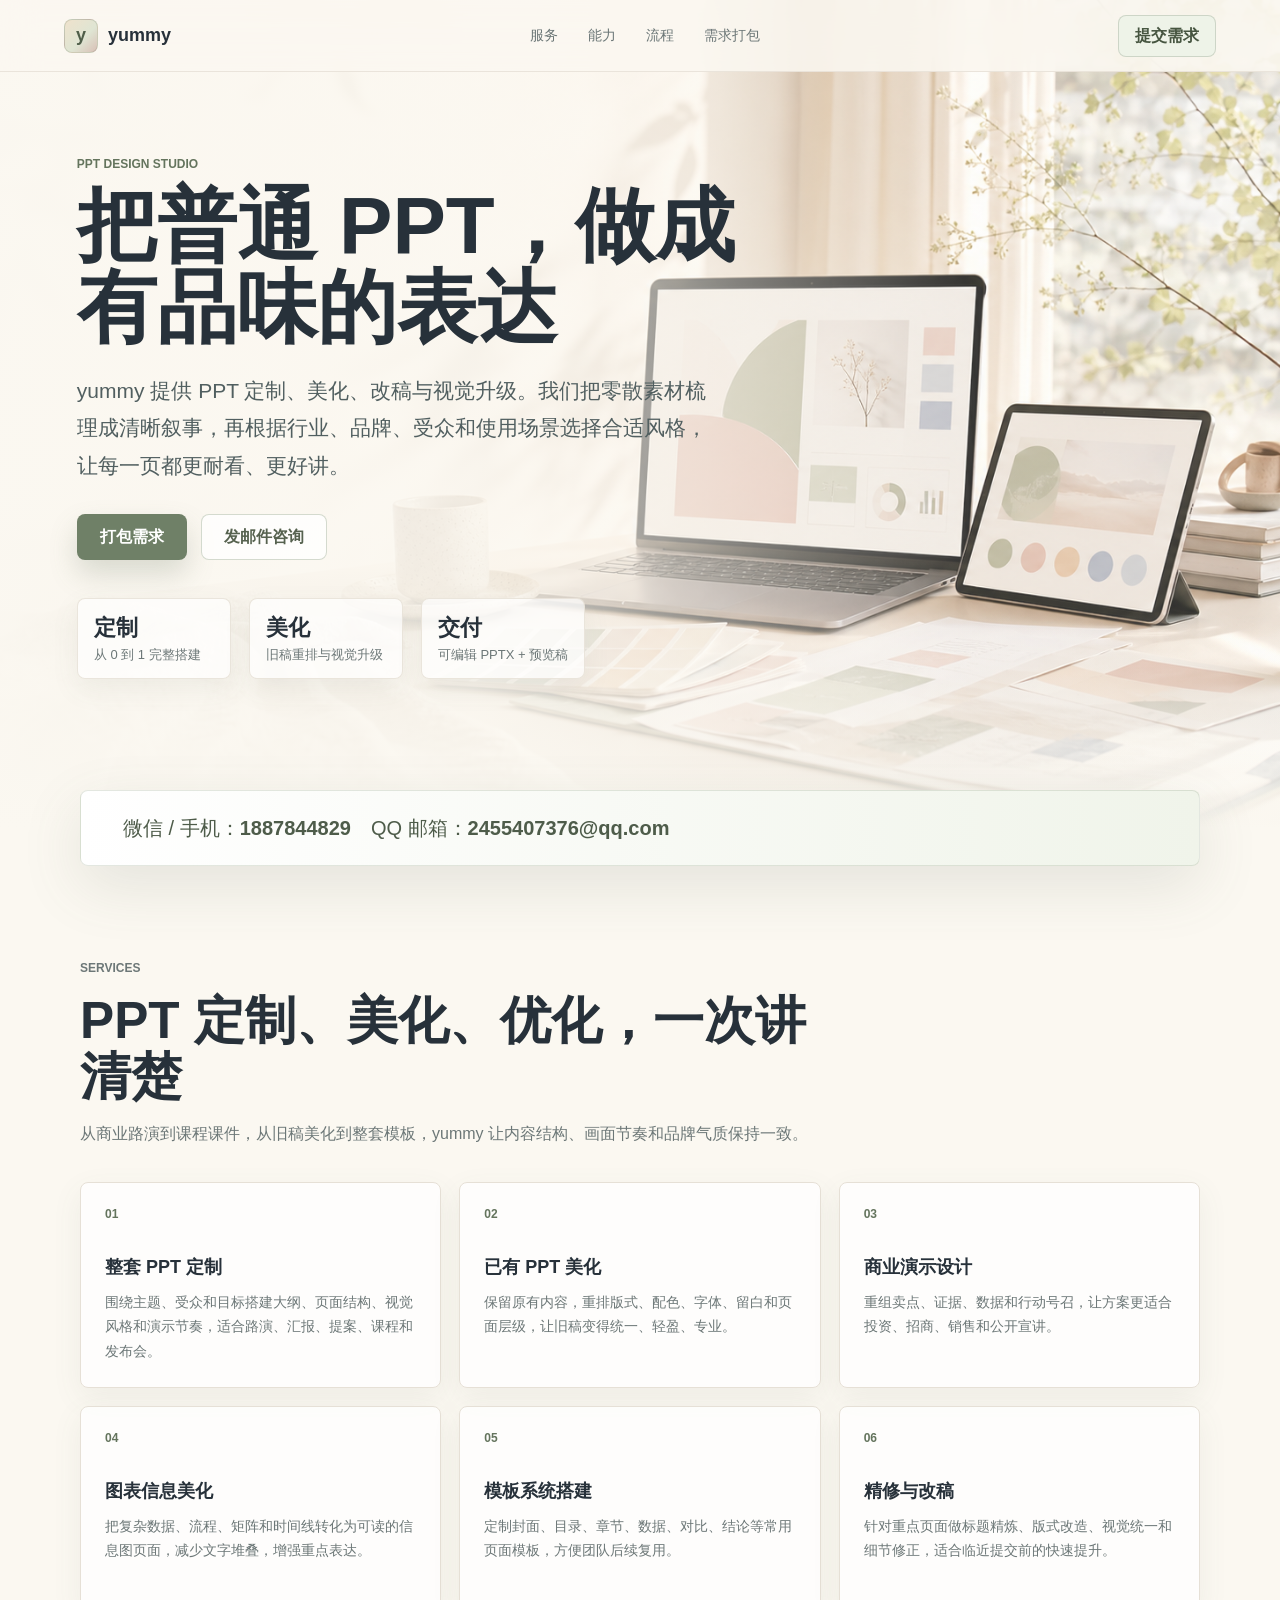
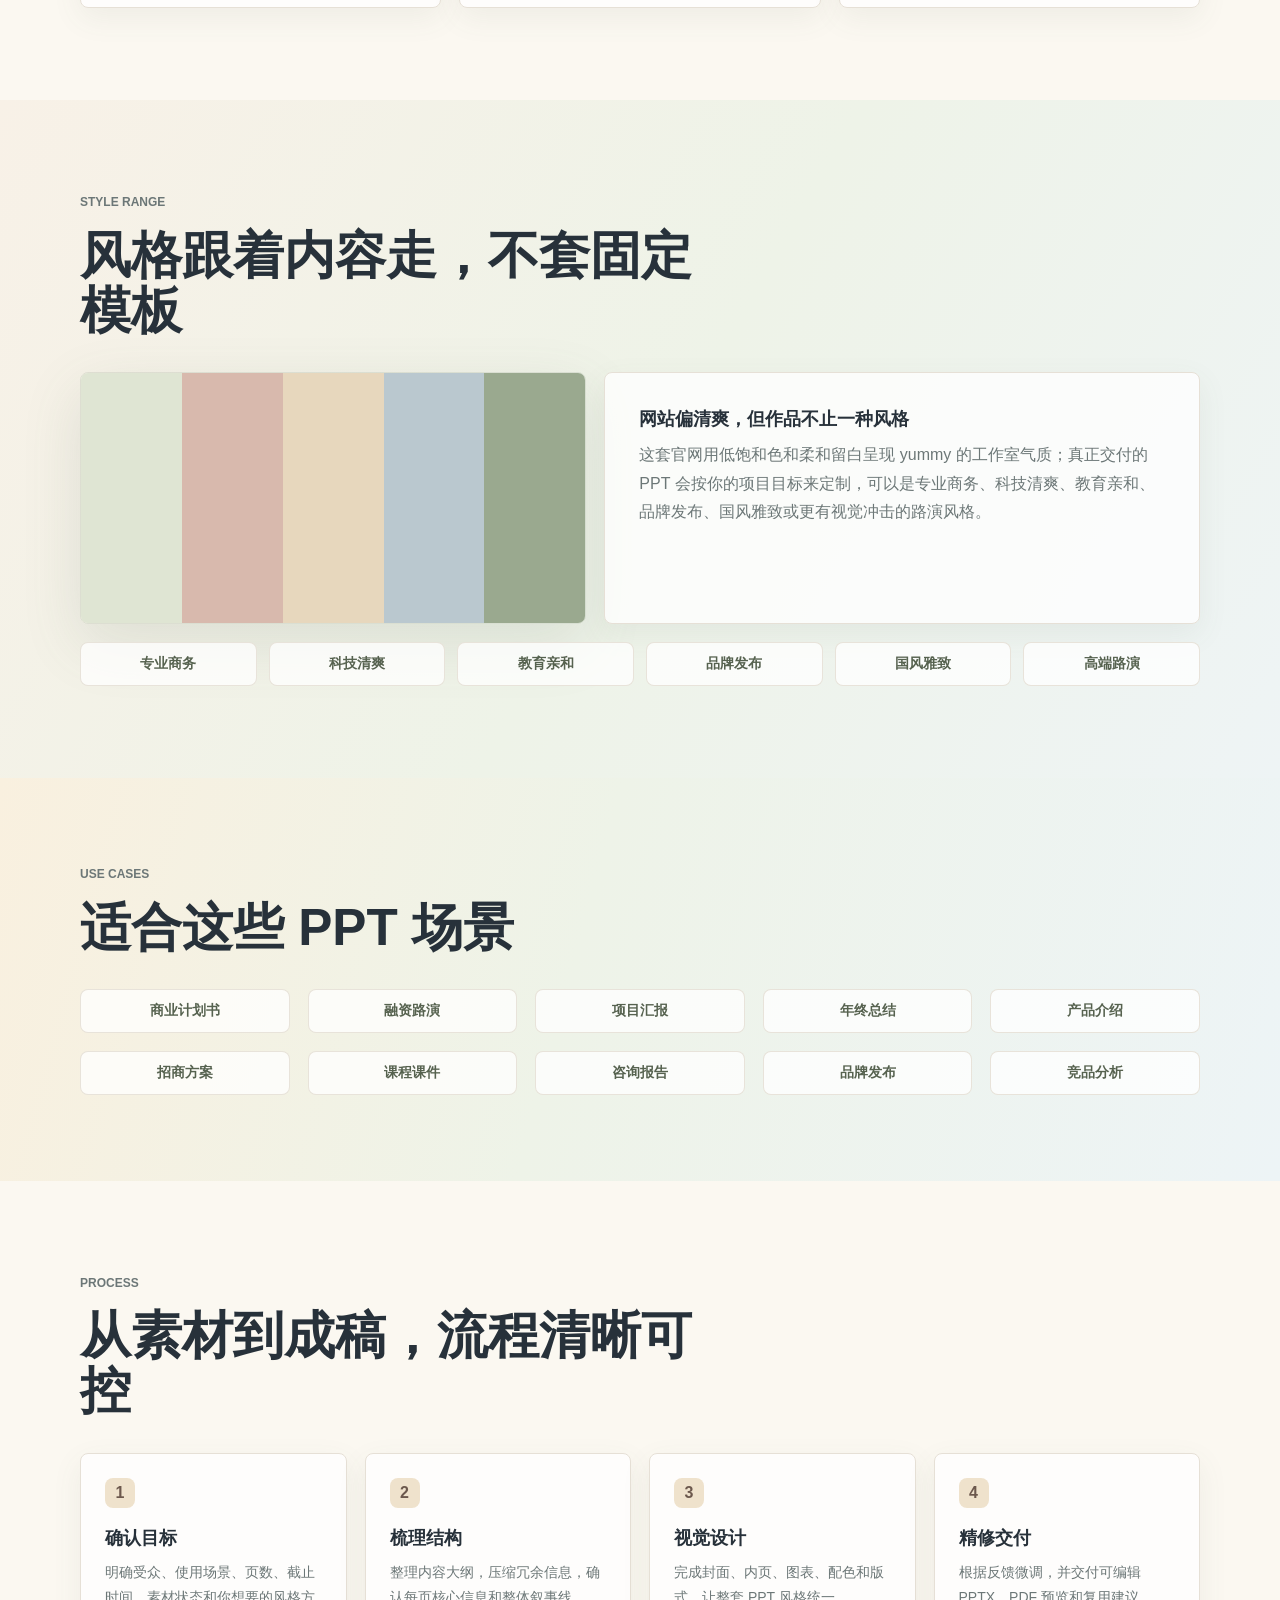
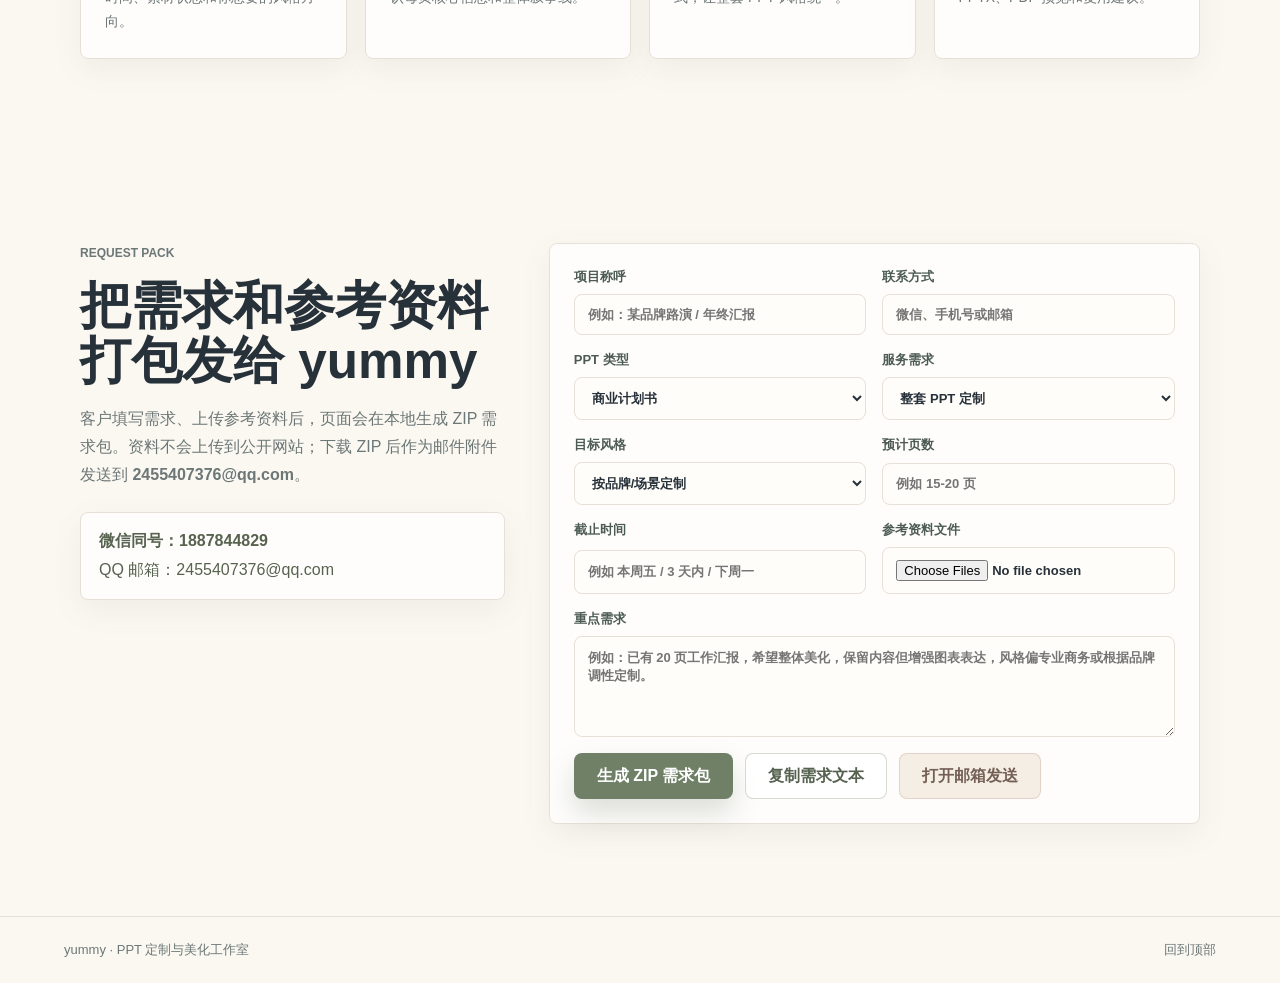
<file: index.html>
﻿<!doctype html>
<html lang="zh-CN">
  <head>
    <meta charset="utf-8">
    <meta name="viewport" content="width=device-width, initial-scale=1">
    <title>yummy | PPT 定制与美化工作室</title>
    <meta name="description" content="yummy 专注 PPT 定制、美化、改稿和商业演示设计，根据行业、品牌、受众和场景定制不同风格，让演示更清晰、更好看、更有说服力。">
    <link rel="stylesheet" href="styles.css?v=20260609-yummy2">
  </head>
  <body>
    <header class="site-header" aria-label="主导航">
      <a class="brand" href="#top" aria-label="yummy 首页">
        <span class="brand-mark">y</span>
        <span>yummy</span>
      </a>
      <nav class="nav-links" aria-label="页面导航">
        <a href="#services">服务</a>
        <a href="#aesthetic">能力</a>
        <a href="#process">流程</a>
        <a href="#brief">需求打包</a>
      </nav>
      <a class="nav-cta" href="#brief">提交需求</a>
    </header>

    <main id="top">
      <section class="hero" aria-labelledby="hero-title">
        <img class="hero-image" src="assets/hero-yummy-studio.png" alt="明亮清爽的 PPT 设计工作台">
        <div class="hero-shade"></div>
        <div class="hero-content" data-animate>
          <p class="eyebrow">PPT Design Studio</p>
          <h1 id="hero-title">把普通 PPT，做成有品味的表达</h1>
          <p class="hero-copy">
            yummy 提供 PPT 定制、美化、改稿与视觉升级。我们把零散素材梳理成清晰叙事，再根据行业、品牌、受众和使用场景选择合适风格，让每一页都更耐看、更好讲。
          </p>
          <div class="hero-actions">
            <a class="button primary" href="#brief">打包需求</a>
            <a class="button secondary" href="mailto:2455407376@qq.com?subject=yummy%20PPT%E5%AE%9A%E5%88%B6%E5%92%A8%E8%AF%A2">发邮件咨询</a>
          </div>
          <dl class="hero-metrics" aria-label="服务特点">
            <div>
              <dt>定制</dt>
              <dd>从 0 到 1 完整搭建</dd>
            </div>
            <div>
              <dt>美化</dt>
              <dd>旧稿重排与视觉升级</dd>
            </div>
            <div>
              <dt>交付</dt>
              <dd>可编辑 PPTX + 预览稿</dd>
            </div>
          </dl>
        </div>
      </section>

      <section class="intro-strip" data-animate aria-label="联系方式">
        <p>微信 / 手机：<strong>1887844829</strong>　QQ 邮箱：<strong>2455407376@qq.com</strong></p>
      </section>

      <section class="section" id="services" aria-labelledby="services-title">
        <div class="section-heading" data-animate>
          <p class="eyebrow">Services</p>
          <h2 id="services-title">PPT 定制、美化、优化，一次讲清楚</h2>
          <p>从商业路演到课程课件，从旧稿美化到整套模板，yummy 让内容结构、画面节奏和品牌气质保持一致。</p>
        </div>
        <div class="service-grid">
          <article class="service-card" data-animate>
            <span class="service-index">01</span>
            <h3>整套 PPT 定制</h3>
            <p>围绕主题、受众和目标搭建大纲、页面结构、视觉风格和演示节奏，适合路演、汇报、提案、课程和发布会。</p>
          </article>
          <article class="service-card" data-animate>
            <span class="service-index">02</span>
            <h3>已有 PPT 美化</h3>
            <p>保留原有内容，重排版式、配色、字体、留白和页面层级，让旧稿变得统一、轻盈、专业。</p>
          </article>
          <article class="service-card" data-animate>
            <span class="service-index">03</span>
            <h3>商业演示设计</h3>
            <p>重组卖点、证据、数据和行动号召，让方案更适合投资、招商、销售和公开宣讲。</p>
          </article>
          <article class="service-card" data-animate>
            <span class="service-index">04</span>
            <h3>图表信息美化</h3>
            <p>把复杂数据、流程、矩阵和时间线转化为可读的信息图页面，减少文字堆叠，增强重点表达。</p>
          </article>
          <article class="service-card" data-animate>
            <span class="service-index">05</span>
            <h3>模板系统搭建</h3>
            <p>定制封面、目录、章节、数据、对比、结论等常用页面模板，方便团队后续复用。</p>
          </article>
          <article class="service-card" data-animate>
            <span class="service-index">06</span>
            <h3>精修与改稿</h3>
            <p>针对重点页面做标题精炼、版式改造、视觉统一和细节修正，适合临近提交前的快速提升。</p>
          </article>
        </div>
      </section>

      <section class="section aesthetic-section" id="aesthetic" aria-labelledby="aesthetic-title">
        <div class="section-heading compact" data-animate>
          <p class="eyebrow">Style Range</p>
          <h2 id="aesthetic-title">风格跟着内容走，不套固定模板</h2>
        </div>
        <div class="aesthetic-grid">
          <div class="palette-panel" data-animate>
            <span style="--swatch:#dfe5d3"></span>
            <span style="--swatch:#d8b9ad"></span>
            <span style="--swatch:#e7d7bd"></span>
            <span style="--swatch:#bac8cf"></span>
            <span style="--swatch:#9aa98f"></span>
          </div>
          <div class="style-copy" data-animate>
            <h3>网站偏清爽，但作品不止一种风格</h3>
            <p>这套官网用低饱和色和柔和留白呈现 yummy 的工作室气质；真正交付的 PPT 会按你的项目目标来定制，可以是专业商务、科技清爽、教育亲和、品牌发布、国风雅致或更有视觉冲击的路演风格。</p>
          </div>
          <div class="style-tags" data-animate>
            <span>专业商务</span>
            <span>科技清爽</span>
            <span>教育亲和</span>
            <span>品牌发布</span>
            <span>国风雅致</span>
            <span>高端路演</span>
          </div>
        </div>
      </section>

      <section class="section soft-band" id="cases" aria-labelledby="cases-title">
        <div class="section-heading compact" data-animate>
          <p class="eyebrow">Use Cases</p>
          <h2 id="cases-title">适合这些 PPT 场景</h2>
        </div>
        <div class="case-grid">
          <span data-animate>商业计划书</span>
          <span data-animate>融资路演</span>
          <span data-animate>项目汇报</span>
          <span data-animate>年终总结</span>
          <span data-animate>产品介绍</span>
          <span data-animate>招商方案</span>
          <span data-animate>课程课件</span>
          <span data-animate>咨询报告</span>
          <span data-animate>品牌发布</span>
          <span data-animate>竞品分析</span>
        </div>
      </section>

      <section class="section" id="process" aria-labelledby="process-title">
        <div class="section-heading compact" data-animate>
          <p class="eyebrow">Process</p>
          <h2 id="process-title">从素材到成稿，流程清晰可控</h2>
        </div>
        <div class="timeline">
          <div class="timeline-item" data-animate>
            <span>1</span>
            <h3>确认目标</h3>
            <p>明确受众、使用场景、页数、截止时间、素材状态和你想要的风格方向。</p>
          </div>
          <div class="timeline-item" data-animate>
            <span>2</span>
            <h3>梳理结构</h3>
            <p>整理内容大纲，压缩冗余信息，确认每页核心信息和整体叙事线。</p>
          </div>
          <div class="timeline-item" data-animate>
            <span>3</span>
            <h3>视觉设计</h3>
            <p>完成封面、内页、图表、配色和版式，让整套 PPT 风格统一。</p>
          </div>
          <div class="timeline-item" data-animate>
            <span>4</span>
            <h3>精修交付</h3>
            <p>根据反馈微调，并交付可编辑 PPTX、PDF 预览和复用建议。</p>
          </div>
        </div>
      </section>

      <section class="section package-section" id="brief" aria-labelledby="brief-title">
        <div class="brief-copy" data-animate>
          <p class="eyebrow">Request Pack</p>
          <h2 id="brief-title">把需求和参考资料打包发给 yummy</h2>
          <p>客户填写需求、上传参考资料后，页面会在本地生成 ZIP 需求包。资料不会上传到公开网站；下载 ZIP 后作为邮件附件发送到 <strong>2455407376@qq.com</strong>。</p>
          <div class="contact-card">
            <strong>微信同号：1887844829</strong>
            <span>QQ 邮箱：2455407376@qq.com</span>
          </div>
        </div>
        <form class="brief-form" id="briefForm" data-animate>
          <label>
            项目称呼
            <input id="clientName" name="clientName" type="text" placeholder="例如：某品牌路演 / 年终汇报">
          </label>
          <label>
            联系方式
            <input id="clientContact" name="clientContact" type="text" placeholder="微信、手机号或邮箱">
          </label>
          <label>
            PPT 类型
            <select id="projectType" name="projectType">
              <option>商业计划书</option>
              <option>融资路演</option>
              <option>项目汇报</option>
              <option>产品介绍</option>
              <option>课程课件</option>
              <option>咨询报告</option>
              <option>其他 PPT 场景</option>
            </select>
          </label>
          <label>
            服务需求
            <select id="serviceType" name="serviceType">
              <option>整套 PPT 定制</option>
              <option>已有 PPT 美化</option>
              <option>重点页面改稿</option>
              <option>模板系统搭建</option>
              <option>图表信息美化</option>
            </select>
          </label>
          <label>
            目标风格
            <select id="styleTone" name="styleTone">
              <option>按品牌/场景定制</option>
              <option>专业简洁</option>
              <option>高端路演</option>
              <option>高端商务</option>
              <option>科技清爽</option>
              <option>教育亲和</option>
              <option>活泼潮流</option>
              <option>国风雅致</option>
              <option>艺术画册感</option>
              <option>清新柔和</option>
            </select>
          </label>
          <label>
            预计页数
            <input id="pageCount" name="pageCount" type="text" placeholder="例如 15-20 页">
          </label>
          <label>
            截止时间
            <input id="deadline" name="deadline" type="text" placeholder="例如 本周五 / 3 天内 / 下周一">
          </label>
          <label>
            参考资料文件
            <input id="referenceFiles" name="referenceFiles" type="file" multiple>
          </label>
          <label class="full-row">
            重点需求
            <textarea id="needDetail" name="needDetail" rows="5" placeholder="例如：已有 20 页工作汇报，希望整体美化，保留内容但增强图表表达，风格偏专业商务或根据品牌调性定制。"></textarea>
          </label>
          <div class="form-actions full-row">
            <button class="button primary" type="button" id="buildPackage">生成 ZIP 需求包</button>
            <button class="button secondary" type="button" id="copyBrief">复制需求文本</button>
            <button class="button ghost" type="button" id="emailBrief">打开邮箱发送</button>
          </div>
          <output class="brief-output full-row" id="briefOutput" aria-live="polite"></output>
        </form>
      </section>
    </main>

    <footer class="footer">
      <p>yummy · PPT 定制与美化工作室</p>
      <a href="#top">回到顶部</a>
    </footer>

    <script src="assets/jszip.min.js?v=3.10.1"></script>
    <script src="script.js?v=20260609-yummy2"></script>
  </body>
</html>
</file>
<file: styles.css>
:root {
  --ink: #27313a;
  --muted: #6c7777;
  --paper: #fbf8f1;
  --white: #ffffff;
  --line: #e6e0d6;
  --sage: #9aa98f;
  --sage-dark: #64745d;
  --blush: #d8b9ad;
  --oat: #e7d7bd;
  --sky: #bac8cf;
  --clay: #b88973;
  --mist: #edf1ea;
  --shadow: 0 20px 60px rgba(91, 103, 92, 0.14);
}

* {
  box-sizing: border-box;
}

[hidden] {
  display: none !important;
}

html {
  scroll-behavior: smooth;
}

section[id] {
  scroll-margin-top: 92px;
}

body {
  margin: 0;
  color: var(--ink);
  background: var(--paper);
  font-family: "Inter", "PingFang SC", "Microsoft YaHei", Arial, sans-serif;
}

a {
  color: inherit;
  text-decoration: none;
}

button,
input,
select,
textarea {
  font: inherit;
}

.site-header {
  position: fixed;
  z-index: 20;
  inset: 0 0 auto;
  height: 72px;
  display: flex;
  align-items: center;
  justify-content: space-between;
  gap: 24px;
  padding: 0 clamp(20px, 5vw, 64px);
  background: rgba(251, 248, 241, 0.88);
  border-bottom: 1px solid rgba(230, 224, 214, 0.8);
  backdrop-filter: blur(18px);
}

.brand,
.nav-links,
.hero-actions,
.hero-metrics,
.footer,
.form-actions {
  display: flex;
  align-items: center;
}

.brand {
  gap: 10px;
  font-size: 18px;
  font-weight: 850;
}

.brand-mark {
  display: grid;
  place-items: center;
  width: 34px;
  height: 34px;
  border-radius: 8px;
  color: #4f5e49;
  background: linear-gradient(135deg, #efe2cc, #dfe5d3 58%, #d9c0b6);
  border: 1px solid rgba(100, 116, 93, 0.22);
}

.nav-links {
  gap: clamp(14px, 3vw, 30px);
  color: var(--muted);
  font-size: 14px;
}

.nav-links a:hover,
.footer a:hover {
  color: var(--sage-dark);
}

.nav-cta,
.button {
  border-radius: 8px;
  font-weight: 760;
  line-height: 1;
  transition: transform 180ms ease, box-shadow 180ms ease, background 180ms ease, border-color 180ms ease;
}

.nav-cta {
  padding: 12px 16px;
  color: #465540;
  background: #eef3e8;
  border: 1px solid rgba(100, 116, 93, 0.24);
}

.button {
  min-height: 46px;
  display: inline-flex;
  justify-content: center;
  align-items: center;
  padding: 0 22px;
  border: 1px solid transparent;
  cursor: pointer;
}

.button:hover,
.nav-cta:hover {
  transform: translateY(-2px);
}

.button.primary {
  color: #fff;
  background: #6f8067;
  box-shadow: 0 14px 28px rgba(100, 116, 93, 0.22);
}

.button.primary:hover {
  background: #596a54;
}

.button.secondary {
  color: #56624f;
  background: rgba(255, 255, 255, 0.76);
  border-color: rgba(154, 169, 143, 0.42);
}

.button.ghost {
  color: #745f55;
  background: #f4eee5;
  border-color: rgba(184, 137, 115, 0.28);
}

.hero {
  position: relative;
  min-height: 92vh;
  display: grid;
  align-items: center;
  overflow: hidden;
  padding: 116px clamp(20px, 6vw, 86px) 92px;
}

.hero-image,
.hero-shade {
  position: absolute;
  inset: 0;
}

.hero-image {
  width: 100%;
  height: 100%;
  object-fit: cover;
  object-position: center;
  animation: hero-breathe 12s ease-in-out infinite alternate;
}

.hero-shade {
  background:
    linear-gradient(90deg, rgba(251, 248, 241, 0.98) 0%, rgba(251, 248, 241, 0.88) 37%, rgba(251, 248, 241, 0.2) 76%),
    linear-gradient(180deg, rgba(251, 248, 241, 0) 74%, var(--paper) 100%);
}

.hero-content {
  position: relative;
  width: min(730px, 100%);
}

.eyebrow {
  margin: 0 0 14px;
  color: var(--sage-dark);
  font-size: 12px;
  font-weight: 850;
  text-transform: uppercase;
}

h1,
h2,
h3,
p {
  margin-top: 0;
}

h1 {
  max-width: 690px;
  margin-bottom: 22px;
  font-size: clamp(42px, 7vw, 80px);
  line-height: 1.03;
  letter-spacing: 0;
}

h2 {
  margin-bottom: 16px;
  font-size: clamp(30px, 4vw, 52px);
  line-height: 1.08;
  letter-spacing: 0;
}

h3 {
  margin-bottom: 10px;
  font-size: 18px;
  line-height: 1.35;
}

.hero-copy,
.section-heading p,
.section-note,
.brief-copy p,
.style-copy p {
  color: var(--muted);
  line-height: 1.78;
}

.hero-copy {
  max-width: 650px;
  margin-bottom: 30px;
  color: #515f60;
  font-size: clamp(17px, 2.1vw, 21px);
}

.hero-actions {
  flex-wrap: wrap;
  gap: 14px;
  margin-bottom: 38px;
}

.hero-metrics {
  flex-wrap: wrap;
  gap: 18px;
}

.hero-metrics div {
  min-width: 154px;
  padding: 14px 16px;
  border-radius: 8px;
  background: rgba(255, 255, 255, 0.7);
  border: 1px solid rgba(230, 224, 214, 0.84);
  box-shadow: 0 10px 28px rgba(91, 103, 92, 0.08);
  animation: float-card 5s ease-in-out infinite;
}

.hero-metrics div:nth-child(2) {
  animation-delay: 0.45s;
}

.hero-metrics div:nth-child(3) {
  animation-delay: 0.9s;
}

.hero-metrics dt {
  font-size: 22px;
  font-weight: 850;
}

.hero-metrics dd {
  margin: 3px 0 0;
  color: var(--muted);
  font-size: 13px;
}

.intro-strip {
  position: relative;
  z-index: 3;
  width: min(1120px, calc(100% - 40px));
  margin: -38px auto 0;
  padding: 20px clamp(20px, 4vw, 42px);
  border: 1px solid rgba(154, 169, 143, 0.28);
  border-radius: 8px;
  background: linear-gradient(90deg, #ffffff, #f0f4ea);
  box-shadow: var(--shadow);
}

.intro-strip p {
  margin: 0;
  color: #4e5c4a;
  font-size: clamp(16px, 2vw, 20px);
  line-height: 1.7;
}

.section {
  width: min(1120px, calc(100% - 40px));
  margin: 0 auto;
  padding: 92px 0;
}

.section-heading {
  max-width: 760px;
  margin-bottom: 34px;
}

.section-heading.compact {
  max-width: 650px;
}

.service-grid,
.plan-grid,
.timeline,
.case-grid,
.aesthetic-grid {
  display: grid;
  gap: 18px;
}

.service-grid {
  grid-template-columns: repeat(3, minmax(0, 1fr));
}

.service-card,
.timeline-item,
.brief-form,
.contact-card,
.style-copy {
  border: 1px solid var(--line);
  border-radius: 8px;
  background: rgba(255, 255, 255, 0.78);
  box-shadow: 0 10px 30px rgba(91, 103, 92, 0.08);
}

.service-card {
  min-height: 202px;
  padding: 24px;
  transition: transform 220ms ease, box-shadow 220ms ease, border-color 220ms ease;
}

.service-card:hover {
  transform: translateY(-5px);
  border-color: rgba(154, 169, 143, 0.56);
  box-shadow: var(--shadow);
}

.service-index {
  display: block;
  margin-bottom: 34px;
  color: var(--sage-dark);
  font-size: 12px;
  font-weight: 850;
}

.service-card p,
.timeline-item p {
  margin: 0;
  color: var(--muted);
  font-size: 14px;
  line-height: 1.75;
}

.aesthetic-section {
  width: 100%;
  max-width: none;
  padding: 92px max(20px, calc((100% - 1120px) / 2));
  background: linear-gradient(120deg, #f8f1e7 0%, #eef3e8 52%, #eef4f5 100%);
}

.aesthetic-grid {
  grid-template-columns: 0.85fr 1fr;
  align-items: stretch;
}

.palette-panel {
  min-height: 252px;
  display: grid;
  grid-template-columns: repeat(5, 1fr);
  overflow: hidden;
  border: 1px solid rgba(100, 116, 93, 0.16);
  border-radius: 8px;
  box-shadow: var(--shadow);
}

.palette-panel span {
  background: var(--swatch);
}

.style-copy {
  padding: 34px;
}

.style-tags {
  grid-column: 1 / -1;
  display: grid;
  grid-template-columns: repeat(6, minmax(0, 1fr));
  gap: 12px;
}

.style-tags span,
.case-grid span {
  display: grid;
  place-items: center;
  min-height: 44px;
  padding: 0 14px;
  border: 1px solid rgba(230, 224, 214, 0.9);
  border-radius: 8px;
  color: #56624f;
  background: rgba(255, 255, 255, 0.76);
  font-weight: 700;
  font-size: 14px;
  text-align: center;
}

.soft-band {
  width: 100%;
  max-width: none;
  padding: 86px max(20px, calc((100% - 1120px) / 2));
  background: linear-gradient(105deg, #f9f0df 0%, #eef3e8 45%, #edf4f6 100%);
}

.case-grid {
  grid-template-columns: repeat(5, minmax(0, 1fr));
}

.timeline {
  grid-template-columns: repeat(4, minmax(0, 1fr));
}

.timeline-item {
  padding: 24px;
}

.timeline-item span {
  display: grid;
  place-items: center;
  width: 30px;
  height: 30px;
  margin-bottom: 18px;
  border-radius: 8px;
  color: #6c584d;
  background: #efe2cc;
  font-weight: 850;
}

.package-section {
  display: grid;
  grid-template-columns: 0.75fr 1.15fr;
  gap: 44px;
  align-items: start;
}

.brief-form {
  display: grid;
  grid-template-columns: repeat(2, minmax(0, 1fr));
  gap: 16px;
  padding: 24px;
}

.brief-form label {
  display: grid;
  gap: 8px;
  color: #4d5b55;
  font-size: 13px;
  font-weight: 760;
}

.brief-form input,
.brief-form select,
.brief-form textarea {
  width: 100%;
  border: 1px solid var(--line);
  border-radius: 8px;
  padding: 12px 13px;
  color: var(--ink);
  background: #fffdf9;
  outline: none;
}

.brief-form input:focus,
.brief-form select:focus,
.brief-form textarea:focus {
  border-color: var(--sage);
  box-shadow: 0 0 0 3px rgba(154, 169, 143, 0.16);
}

.full-row {
  grid-column: 1 / -1;
}

.form-actions {
  flex-wrap: wrap;
  gap: 12px;
}

.brief-output {
  display: none;
  white-space: pre-wrap;
  border: 1px solid rgba(154, 169, 143, 0.32);
  border-radius: 8px;
  padding: 16px;
  color: #4d5b55;
  background: #f3f7ef;
  font-size: 14px;
  line-height: 1.72;
}

.brief-output.active {
  display: block;
}

.contact-card {
  display: grid;
  gap: 8px;
  margin-top: 22px;
  padding: 18px;
  color: #58634f;
}

.footer {
  justify-content: space-between;
  gap: 20px;
  padding: 24px clamp(20px, 5vw, 64px);
  color: var(--muted);
  border-top: 1px solid var(--line);
  font-size: 13px;
}

.footer p {
  margin: 0;
}

[data-animate] {
  opacity: 0;
  transform: translateY(24px);
  transition: opacity 680ms ease, transform 680ms ease;
}

[data-animate].is-visible {
  opacity: 1;
  transform: translateY(0);
}

@keyframes hero-breathe {
  from {
    transform: scale(1);
  }
  to {
    transform: scale(1.035);
  }
}

@keyframes float-card {
  0%,
  100% {
    transform: translateY(0);
  }
  50% {
    transform: translateY(-7px);
  }
}

@media (prefers-reduced-motion: reduce) {
  html {
    scroll-behavior: auto;
  }

  *,
  *::before,
  *::after {
    animation-duration: 0.01ms !important;
    animation-iteration-count: 1 !important;
    transition-duration: 0.01ms !important;
  }

  [data-animate] {
    opacity: 1;
    transform: none;
  }
}

@media (max-width: 920px) {
  .site-header {
    height: auto;
    min-height: 70px;
    flex-wrap: wrap;
    padding-top: 12px;
    padding-bottom: 12px;
  }

  .nav-links {
    order: 3;
    width: 100%;
    justify-content: space-between;
    gap: 10px;
    overflow-x: auto;
  }

  .nav-cta {
    display: none;
  }

  .hero {
    min-height: 86vh;
    padding-top: 142px;
  }

  .hero-shade {
    background:
      linear-gradient(180deg, rgba(251, 248, 241, 0.98) 0%, rgba(251, 248, 241, 0.88) 46%, rgba(251, 248, 241, 0.26) 100%),
      linear-gradient(180deg, rgba(251, 248, 241, 0) 76%, var(--paper) 100%);
  }

  .service-grid,
  .timeline,
  .case-grid,
  .aesthetic-grid,
  .package-section {
    grid-template-columns: 1fr;
  }

  .style-tags {
    grid-template-columns: repeat(2, minmax(0, 1fr));
  }

  .brief-form {
    grid-template-columns: 1fr;
  }
}

@media (max-width: 560px) {
  h1 {
    font-size: 40px;
  }

  .hero-actions,
  .form-actions {
    align-items: stretch;
    flex-direction: column;
  }

  .button {
    width: 100%;
  }

  .hero-metrics div {
    flex: 1 1 100%;
  }

  .style-tags,
  .case-grid {
    grid-template-columns: 1fr;
  }

  .footer {
    flex-direction: column;
    align-items: flex-start;
  }
}
</file>
